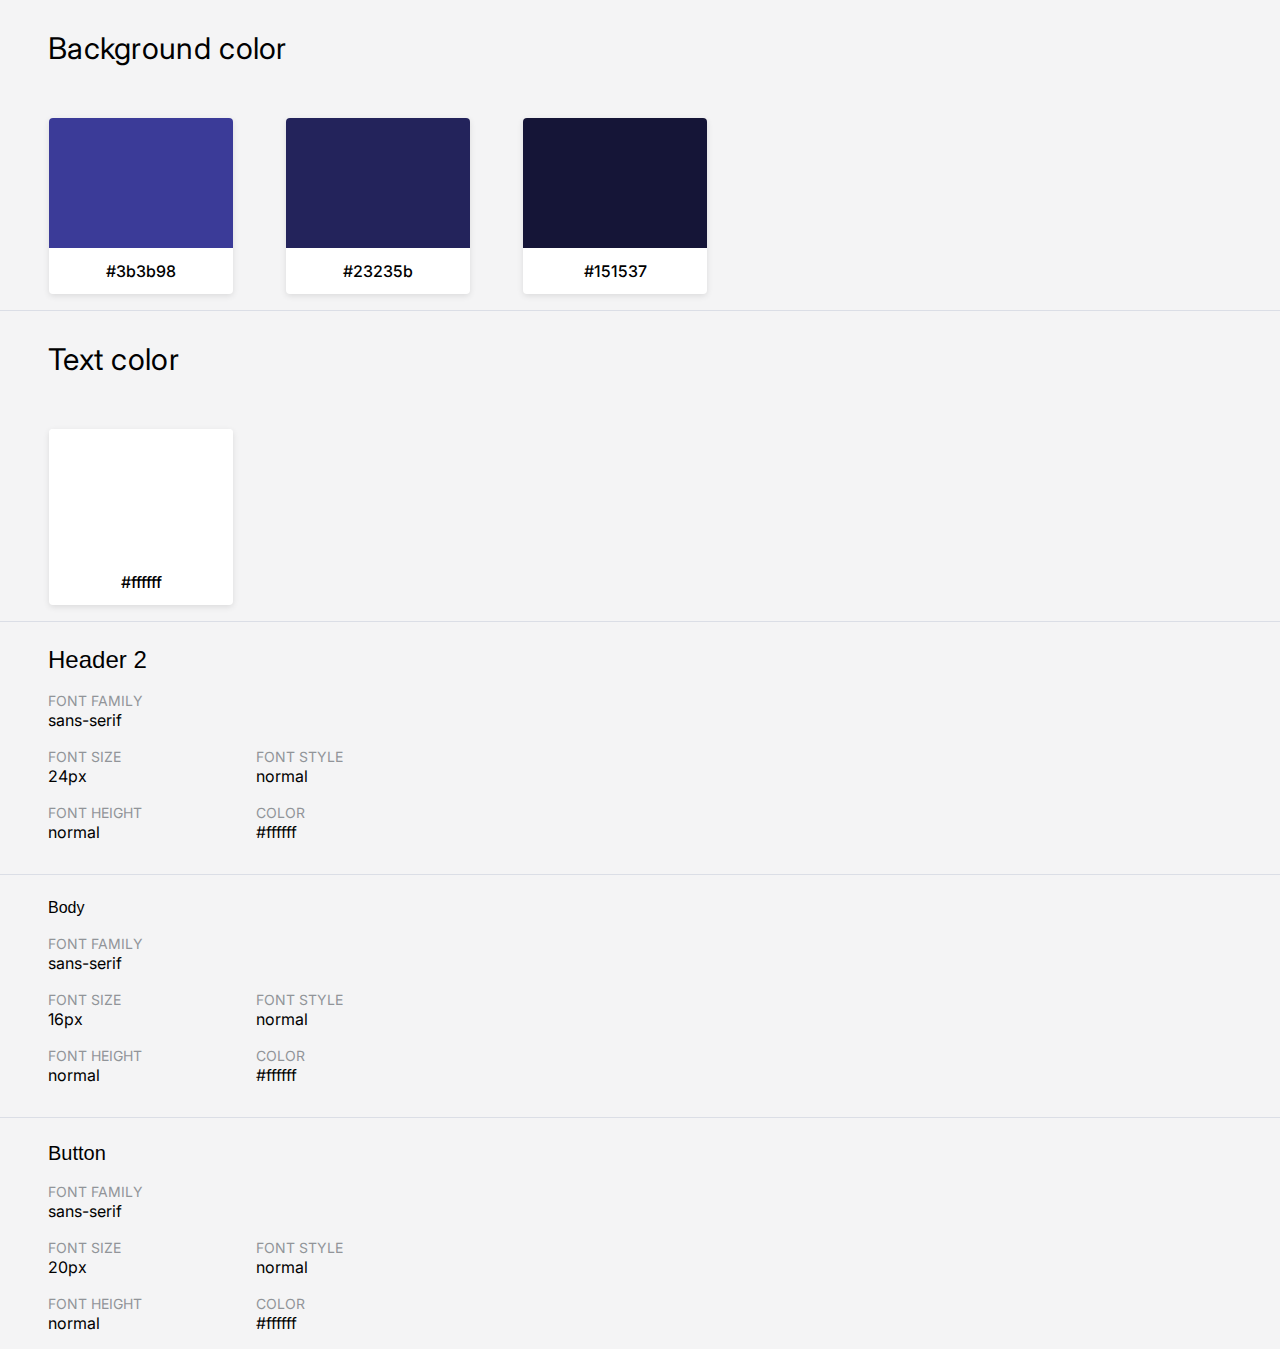
<file: style-guide.html>
<!DOCTYPE html>
<html lang="en">
    <head>
        <meta charset="utf-8" />
        <meta http-equiv="X-UA-Compatible" content="IE=edge,chrome=1" />
        <link rel="preconnect" href="https://fonts.gstatic.com" />
        <link
            href="https://fonts.googleapis.com/css2?family=Inter:wght@400;500&display=swap"
            rel="stylesheet"
        />
        <link
            href="https://fonts.googleapis.com/css2?family=Manrope&display=swap"
            rel="stylesheet"
        />
        <title>codedamn Project Style Guide</title>
        <!-- open this in browser to see the style guide -->
        <style>
            #header {
                margin: 0 auto;
                background-color: white;
            }

            #logo {
                padding-right: 10px;
                margin-top: 2px;
                height: 24px;
            }

            #header-logo {
                height: 95px;
                position: relative;
            }

            #logo-text {
                position: absolute;
                top: 50%;
                left: 50%;
                transform: translate(-50%, -50%);
                width: 305px;
            }

            h1 {
                font-family: Manrope;
                font-size: 24px;
                font-style: normal;
                font-weight: 400;
                line-height: 24px;
                letter-spacing: 0em;
                text-align: left;
                margin: 0px;
            }

            h2 {
                font-family: "Inter", sans-serif;
                font-size: 17px;
                color: #263646;
                margin-top: 33px;
                margin-bottom: 0px;
            }

            h2 span {
                font-family: "Inter", sans-serif;
                font-size: 10px;
                color: #777777;
                margin-top: 33px;
                margin-bottom: 0px;
            }

            h3 {
                color: #777777;
                margin-top: 8px;
                margin-bottom: 30px;
            }

            h4 {
                font-family: "Inter";
                font-weight: 700;
                color: #777777;
                font-size: 14px;
                margin-top: 24px;
                margin-bottom: 0px;
            }

            h4 span {
                font-size: 12px;
            }

            h5 {
                color: white;
                margin: 0px auto;
                padding-top: 7px;
                padding-bottom: 7px;
            }

            body {
                margin: 0px !important;
            }

            span {
                font-family: "Inter", sans-serif;
                color: #777777;
                margin-top: 7px;
                margin-bottom: 0px;
                font-size: 14px;
            }

            p {
                font-family: "Inter", sans-serif;
                color: black;
                text-align: center;
                margin-top: 13px;
                margin-bottom: 13px;
            }

            img {
                float: left;
            }

            #main-holder {
                clear: both;
                background-color: #f4f4f5;
            }

            .color-section {
                font-family: Inter;
                font-size: 30px;
                font-style: normal;
                font-weight: 400;
                letter-spacing: 0.01em;
                text-align: left;
                padding: 30px 0 20px 48px;
            }

            .color-wrapper {
                display: inline-block;
                margin-top: 32px;
                box-shadow: 0px 2px 6px rgba(0, 0, 0, 0.1);
                border-radius: 4px;
                background-color: white;
                margin-left: 49px;
                font-size: 16px;
                font-weight: 500;
            }
            .color-holder {
                width: 184px;
                height: 130px;
                background: #acacac;
                margin: auto;
                border-radius: 4px 4px 0px 0px;
            }

            .not-set {
                opacity: 0.4;
            }

            .typography-header {
                padding-left: 48px;
                padding-top: 24px;
                padding-bottom: 16px;
            }

            #typography {
                font-family: Inter;
                font-size: 16px;
                font-style: normal;
                font-weight: 400;
                letter-spacing: 0em;
                text-align: left;
                color: black;
            }

            #typography span {
                color: #919499;
                text-transform: uppercase;
                line-height: 19px;
            }

            .typography-row {
                padding-left: 48px;
                padding-bottom: 16px;
            }

            .typography-col-1 {
                display: inline-block;
            }

            .typography-col-2 {
                display: inline-block;
                position: absolute;
                left: 256px;
            }

            .border {
                border-bottom: 1px solid #dbdee6;
                padding-bottom: 16px;
            }
        </style>
    </head>

    <div id="main-holder" class="container_16">
        <div id="backgrondcolors" class="border">
            <div class="color-section">Background color</div>

            <div class="color-wrapper">
                <div
                    class="color-holder"
                    id="color-holder-1"
                    style="background-color: #3b3b98"
                ></div>
                <div class="color-text">
                    <p>#3b3b98</p>
                </div>
            </div>

            <div class="color-wrapper">
                <div
                    class="color-holder"
                    id="color-holder-2"
                    style="background-color: #23235b"
                ></div>
                <div class="color-text">
                    <p>#23235b</p>
                </div>
            </div>

            <div class="color-wrapper">
                <div
                    class="color-holder"
                    id="color-holder-2"
                    style="background-color: #151537"
                ></div>
                <div class="color-text">
                    <p>#151537</p>
                </div>
            </div>
        </div>

        <div id="textcolors" class="border">
            <div class="color-section">Text color</div>

            <div class="color-wrapper">
                <div
                    class="color-holder"
                    id="color-2"
                    style="background-color: #ffffff"
                ></div>
                <p>#ffffff</p>
            </div>
        </div>
        <div id="typography">
            <div class="typeclass">
                <dt id="result-header-h1-dt" class="border">
                    <div class="typography-header">
                        <div
                            style="
                                font-family: sans-serif;
                                font-style: normal;
                                font-size: 24px;
                                background-color: transparent;
                                margin-left: 0px;
                            "
                        >
                            Header 2
                        </div>
                    </div>
                    <div>
                        <div class="typography-row">
                            <span>Font Family</span><br />sans-serif
                        </div>
                        <div class="typography-row">
                            <div class="typography-col-1">
                                <span>Font Size</span><br />24px
                            </div>
                            <div class="typography-col-2">
                                <span>Font Style</span><br />normal
                            </div>
                        </div>
                        <div class="typography-row">
                            <div class="typography-col-1">
                                <span>Font Height</span><br />normal
                            </div>
                            <div class="typography-col-2">
                                <span>Color</span><br />#ffffff
                            </div>
                        </div>
                    </div>
                </dt>

                <dt id="result-header-h7-dt" class="border">
                    <div class="typography-header">
                        <div
                            style="
                                font-family: sans-serif;
                                font-style: normal;
                                font-size: 16px;
                                background-color: transparent;
                                margin-left: 0px;
                            "
                        >
                            Body
                        </div>
                    </div>
                    <div>
                        <div class="typography-row">
                            <span>Font Family</span><br />sans-serif
                        </div>
                        <div class="typography-row">
                            <div class="typography-col-1">
                                <span>Font Size</span><br />16px
                            </div>
                            <div class="typography-col-2">
                                <span>Font Style</span><br />normal
                            </div>
                        </div>
                        <div class="typography-row">
                            <div class="typography-col-1">
                                <span>Font Height</span><br />normal
                            </div>
                            <div class="typography-col-2">
                                <span>Color</span><br />#ffffff
                            </div>
                        </div>
                    </div>
                </dt>
                <dt id="result-header-h7-dt">
                    <div class="typography-header">
                        <div
                            style="
                                font-family: sans-serif;
                                font-style: normal;
                                font-size: 20px;
                                background-color: transparent;
                                margin-left: 0px;
                            "
                        >
                            Button
                        </div>
                    </div>
                    <div>
                        <div class="typography-row">
                            <span>Font Family</span><br />sans-serif
                        </div>
                        <div class="typography-row">
                            <div class="typography-col-1">
                                <span>Font Size</span><br />20px
                            </div>
                            <div class="typography-col-2">
                                <span>Font Style</span><br />normal
                            </div>
                        </div>
                        <div class="typography-row">
                            <div class="typography-col-1">
                                <span>Font Height</span><br />normal
                            </div>
                            <div class="typography-col-2">
                                <span>Color</span><br />#ffffff
                            </div>
                        </div>
                    </div>
                </dt>
            </div>
        </div>
    </div>
</html>
</file>
